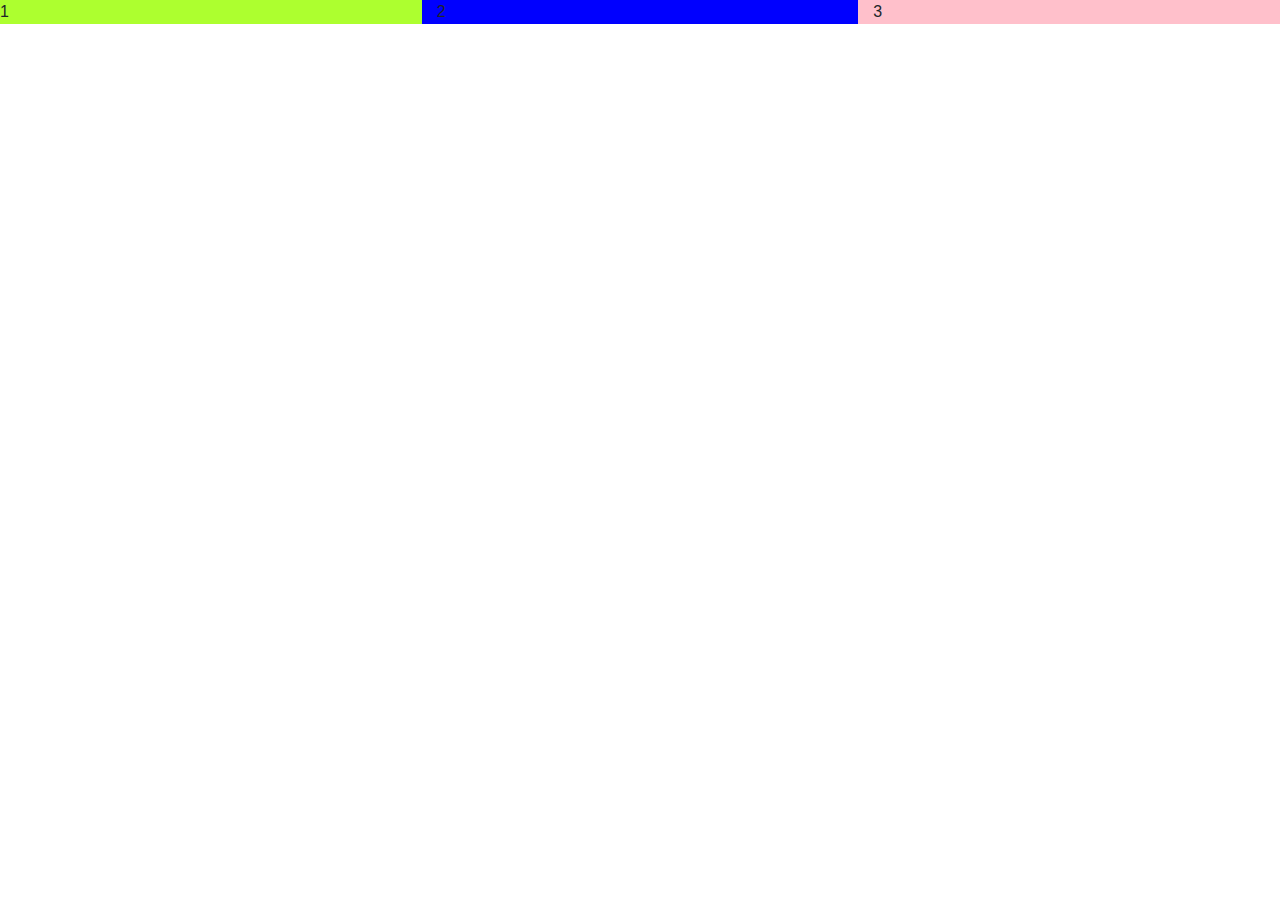
<file: exercice 1/Index.html>
<!DOCTYPE html>
<html lang="en">

<head>
    <meta charset="utf-8" />
    <meta name="viewport" content="width=device-width, initial-scale=1, shrink-to-fit=no" />
        <link rel="stylesheet" href="https://stackpath.bootstrapcdn.com/bootstrap/4.4.1/css/bootstrap.min.css"
        integrity="sha384-Vkoo8x4CGsO3+Hhxv8T/Q5PaXtkKtu6ug5TOeNV6gBiFeWPGFN9MuhOf23Q9Ifjh" crossorigin="anonymous">
        <link rel="stylesheet" href="style.css"/>
    <title>exo1</title>
</head>
    <div>
        <div class="row">
            <div class="col-sm-4 order-3 order-md-1 col1">1</div>
            <div class="col-sm-4 order-2 order-md-2 col2">2</div>
            <div class="col-sm-4 order-1 order-md-3 col3">3</div>
    </div>
<body>


</body>

</html>
</file>
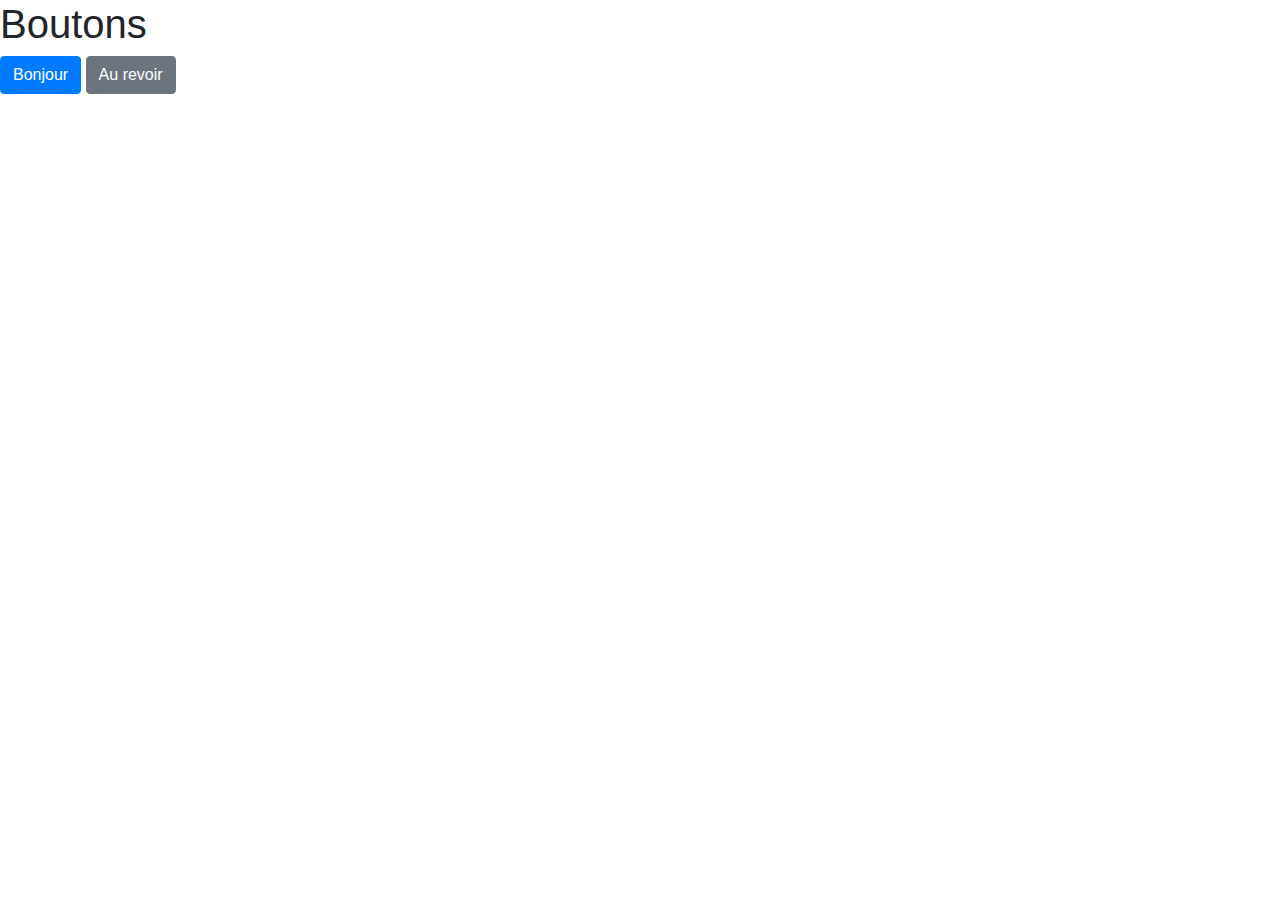
<file: exercice 4/index.html>
<!DOCTYPE html>
<html lang="fr">

<head>
  <meta charset="utf-8" />
  <meta name="viewport" content="width=device-width, initial-scale=1, shrink-to-fit=no" />

  <link rel="stylesheet" href="https://stackpath.bootstrapcdn.com/bootstrap/4.4.1/css/bootstrap.min.css"
    integrity="sha384-Vkoo8x4CGsO3+Hhxv8T/Q5PaXtkKtu6ug5TOeNV6gBiFeWPGFN9MuhOf23Q9Ifjh" crossorigin="anonymous">
  <title>exo</title>
</head>

<body>
    <div>
        <h1>Boutons</h1>
        <button type="button" class="btn btn-primary mb-2" data-toggle="modal" data-target="#myModal">Bonjour</button>
        <div class="modal fade" id="myModal">
            <div class="modal-dialog">
              <div class="modal-content">
                <div class="modal-header">
                  <h4 class="modal-title">Attention</h4>
                    <button type="button" class="close" data-dismiss="modal">&times;</button>
                </div>
                    <div class="modal-body">
                    "Cette action est réservée aux utilisateurs inscrits. Veuillez créer un compte pour continuer."
                </div>
                    <div class="modal-footer">
                        <button type="button" class="btn btn-danger" data-dismiss="modal">Fermer</button>
                </div>
              </div>
            </div>
          </div>
        <button type="button" class="btn btn-secondary mb-2">Au revoir</button>
    </div>
        <div class="toast" data-autohide="false" style="position: absolute; bottom: 0; right: 0;" >
            <div class="toast-header">Information
        </div>
            <div class="toast-body">Modification enregistrée avec succès
        </div>
      </div>

   <script src="https://code.jquery.com/jquery-3.4.1.slim.min.js"
    integrity="sha384-J6qa4849blE2+poT4WnyKhv5vZF5SrPo0iEjwBvKU7imGFAV0wwj1yYfoRSJoZ+n"
    crossorigin="anonymous"></script>
  <script src="https://cdn.jsdelivr.net/npm/popper.js@1.16.0/dist/umd/popper.min.js"
    integrity="sha384-Q6E9RHvbIyZFJoft+2mJbHaEWldlvI9IOYy5n3zV9zzTtmI3UksdQRVvoxMfooAo"
    crossorigin="anonymous"></script>
  <script src="https://stackpath.bootstrapcdn.com/bootstrap/4.4.1/js/bootstrap.min.js"
    integrity="sha384-wfSDF2E50Y2D1uUdj0O3uMBJnjuUD4Ih7YwaYd1iqfktj0Uod8GCExl3Og8ifwB6"
    crossorigin="anonymous"></script> 
    <script>$(document).ready(function(){$('.toast').toast('show');});</script>
</body>

</html>
</file>
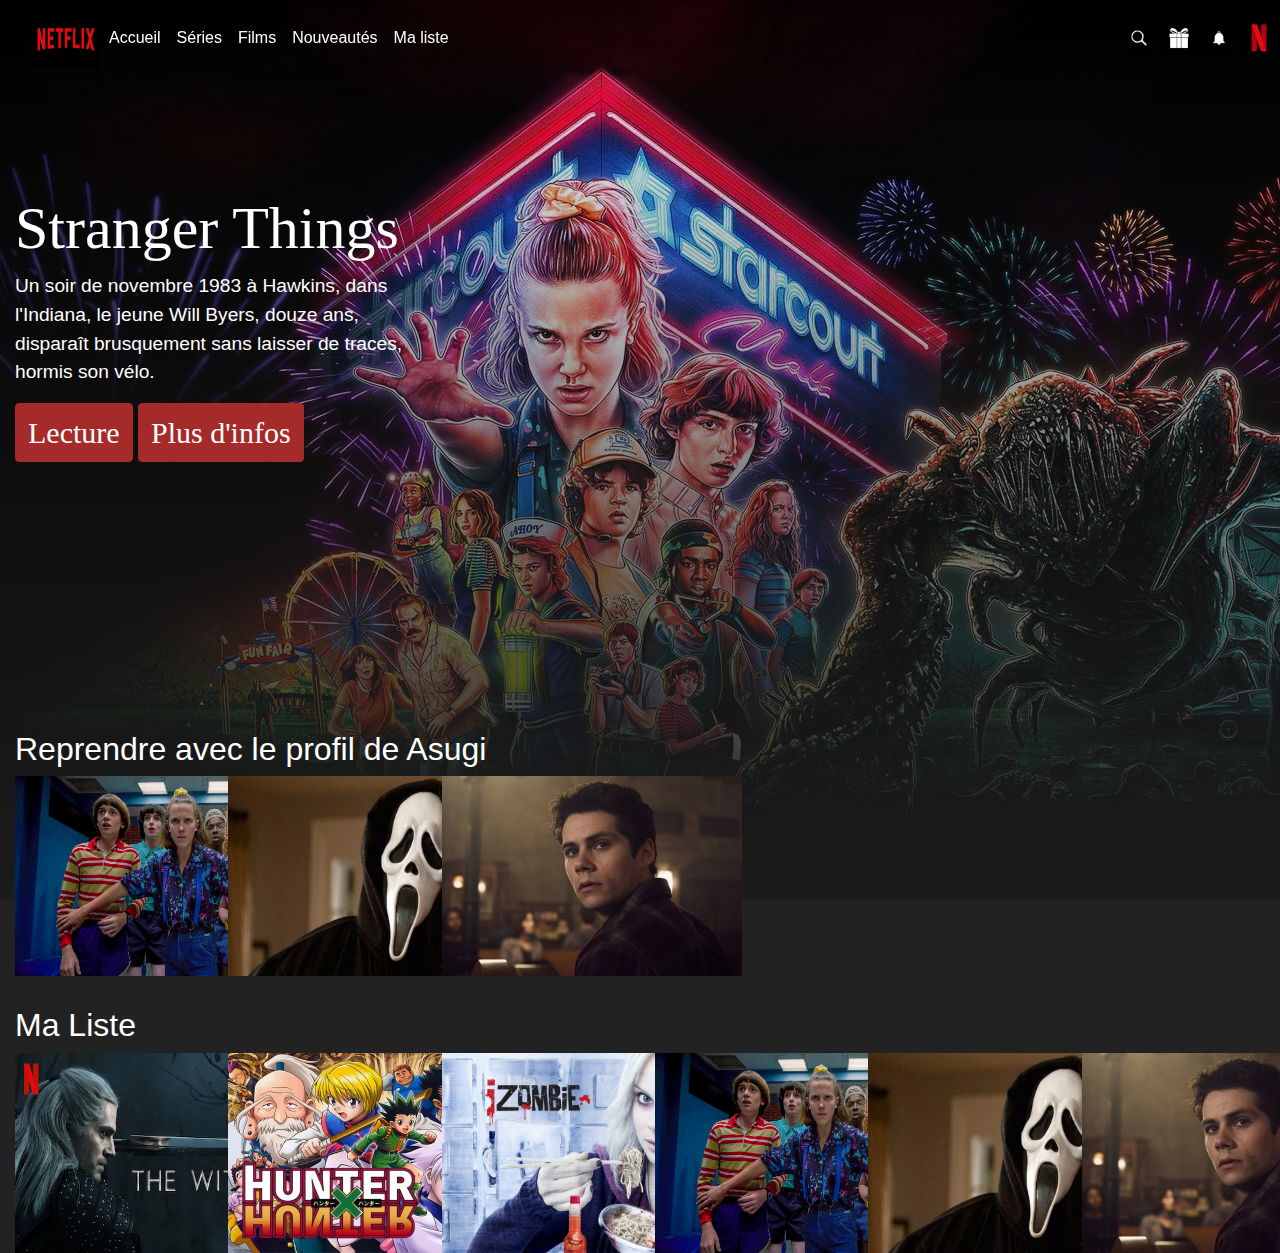
<file: exercice 5/Netflix.html>
<!DOCTYPE html>
<html lang="en">

<head>
    <meta charset="UTF-8">
    <meta name="viewport" content="width=device-width, initial-scale=1.0">
    <link rel="stylesheet" href="https://stackpath.bootstrapcdn.com/bootstrap/4.4.1/css/bootstrap.min.css"
        integrity="sha384-Vkoo8x4CGsO3+Hhxv8T/Q5PaXtkKtu6ug5TOeNV6gBiFeWPGFN9MuhOf23Q9Ifjh" crossorigin="anonymous">
    <link rel="stylesheet" href="style.css">
    <title>Netflix</title>
</head>

<body>
    <div class="container-fluid global">
        <nav class="navbar navbar-expand-lg navbar-transparent">
            <img src="assets/Netflix.jpg" width="70" height="60" alt="Site logo">
            <button class="navbar-toggler" type="button" data-toggle="collapse" data-target="#collapsingNavbar">
                <span class="navbar-toggler-icon"></span>
            </button>
            <div class="navbar-collapse collapse" id="collapsingNavbar">
                <ul class="navbar-nav">
                    <li class="nav-item active">
                        <a class="nav-link" href="#">Accueil </a>
                    </li>
                    <li class="nav-item">
                        <a class="nav-link" href="#">Séries </a>
                    </li>
                    <li class="nav-item">
                        <a class="nav-link" href="#">Films </a>
                    </li>
                    <li class="nav-item">
                        <a class="nav-link" href="#">Nouveautés </a>
                    </li>
                    <li class="nav-item">
                        <a class="nav-link" href="#">Ma liste </a>
                    </li>
                </ul>
                <ul class="navbar-nav ml-auto">
                    <li class="nav-item">
                        <img src="assets/loupe.png" width="40" height="40" alt="Site logo">
                    </li>
                    <li class="nav-item">
                        <img src="assets/logocadeau.jpg" width="40" height="40" alt="Site logo">
                    </li>
                    <li class="nav-item">
                        <img src="assets/logocloche.png" width="40" height="40" alt="Site logo">
                    </li>
                    <li class="nav-item">
                        <img src="assets/profile.png" width="40" height="40" alt="Site logo">
                    </li>
                </ul>
            </div>
        </nav>
        <div class="row row1">
            <div class="col-4">
                <h1>Stranger Things</h1>
                <p>Un soir de novembre 1983 à Hawkins, dans l'Indiana, le jeune Will Byers, douze ans, disparaît
                    brusquement sans laisser de traces, hormis son vélo.</p>
                <button type="button" class="btn btn-primary mb-2">Lecture</button>
                <button type="button" class="btn btn-primary mb-2">Plus
                    d'infos</button>
            </div>
        </div>
        <div class="container-fluid p-0 liste">
            <h2>Reprendre avec le profil de Asugi</h2>
            <div class="row row2">
                <div class="col-2">
                    <img class="img" src="assets/minithings.jpg" alt="Stranger Things">
                </div>
                <div class="col-2">
                    <img class="img" src="assets/miniscream.jpg" alt="Scream">
                </div>
                <div class="col-2">
                    <img class="img" src="assets/miniteen.jpg" alt="Teen Wolf">
                </div>
            </div>
        </div>
        <div class="container-fluid p-0 liste">
            <h2>Ma Liste</h2>
            <div class="row row3">
                <div class="col-2">
                    <img class="img" src="assets/miniwitcher.jpg" alt="Witcher">
                </div>
                <div class="col-2">
                    <img class="img" src="assets/minihunter.jpg" alt="Hunter">
                </div>
                <div class="col-2">
                    <img class="img" src="assets/miniizombie.jpg" alt="Izombie">
                </div>
                <div class="col-2">
                    <img class="img" src="assets/minithings.jpg" alt="Stranger Things">
                </div>
                <div class="col-2">
                    <img class="img" src="assets/miniscream.jpg" alt="Scream">
                </div>
                <div class="col-2">
                    <img class="img" src="assets/miniteen.jpg" alt="Teen Wolf">
                </div>
            </div>
        </div>
    </div>
    </div>
    <script src="https://code.jquery.com/jquery-3.5.1.slim.min.js"
        integrity="sha384-DfXdz2htPH0lsSSs5nCTpuj/zy4C+OGpamoFVy38MVBnE+IbbVYUew+OrCXaRkfj"
        crossorigin="anonymous"></script>
    <script src="https://cdn.jsdelivr.net/npm/popper.js@1.16.0/dist/umd/popper.min.js"
        integrity="sha384-Q6E9RHvbIyZFJoft+2mJbHaEWldlvI9IOYy5n3zV9zzTtmI3UksdQRVvoxMfooAo"
        crossorigin="anonymous"></script>
    <script src="https://stackpath.bootstrapcdn.com/bootstrap/4.5.0/js/bootstrap.min.js"
        integrity="sha384-OgVRvuATP1z7JjHLkuOU7Xw704+h835Lr+6QL9UvYjZE3Ipu6Tp75j7Bh/kR0JKI"
        crossorigin="anonymous"></script>
</body>

</html>
</file>
<file: exercice 1/style.css>
.col {
    height: 50px;
}
.col1 {
    background-color: greenyellow;
}
.col2 {
    background-color: blue;
}
.col3 {
    background-color: pink;
}
</file>
<file: exercice 5/style.css>
body {
    background-color: rgb(34, 34, 34);
    color: white;
}
.global {
    background: linear-gradient(to bottom, transparent, rgb(27, 27, 27)), url(assets/things.jpg);
    height: 900px;
    background-position: center center;
}
.col-4 {
    text-align: left;
    font-size: larger;
    min-width: 250px;
    padding-top: 15%;
}
.nav-link {
    display: flex;
    color: white;
}
h1 {
    font-family: 'Times New Roman', Times, serif;
    font-size: 60px;
}
.btn-primary {
    background-color: brown;
    border-color: brown;
    font-size: 30px;
    font-family: 'Times New Roman', Times, serif;
}
.global {
    min-width: 1000px;
}
.navbar-transparent {
    overflow: hidden;
    position: fixed; /* Set the navbar to fixed position */
    top: 0; /* Position the navbar at the top of the page */
    width: 100%; /* Full width */
    z-index: 2;
}
.img {
    width: 300px;
    height: 200px;
}
.row1 {
    height: 700px;
}
.liste {
    margin-top: 30px;
}
</file>
